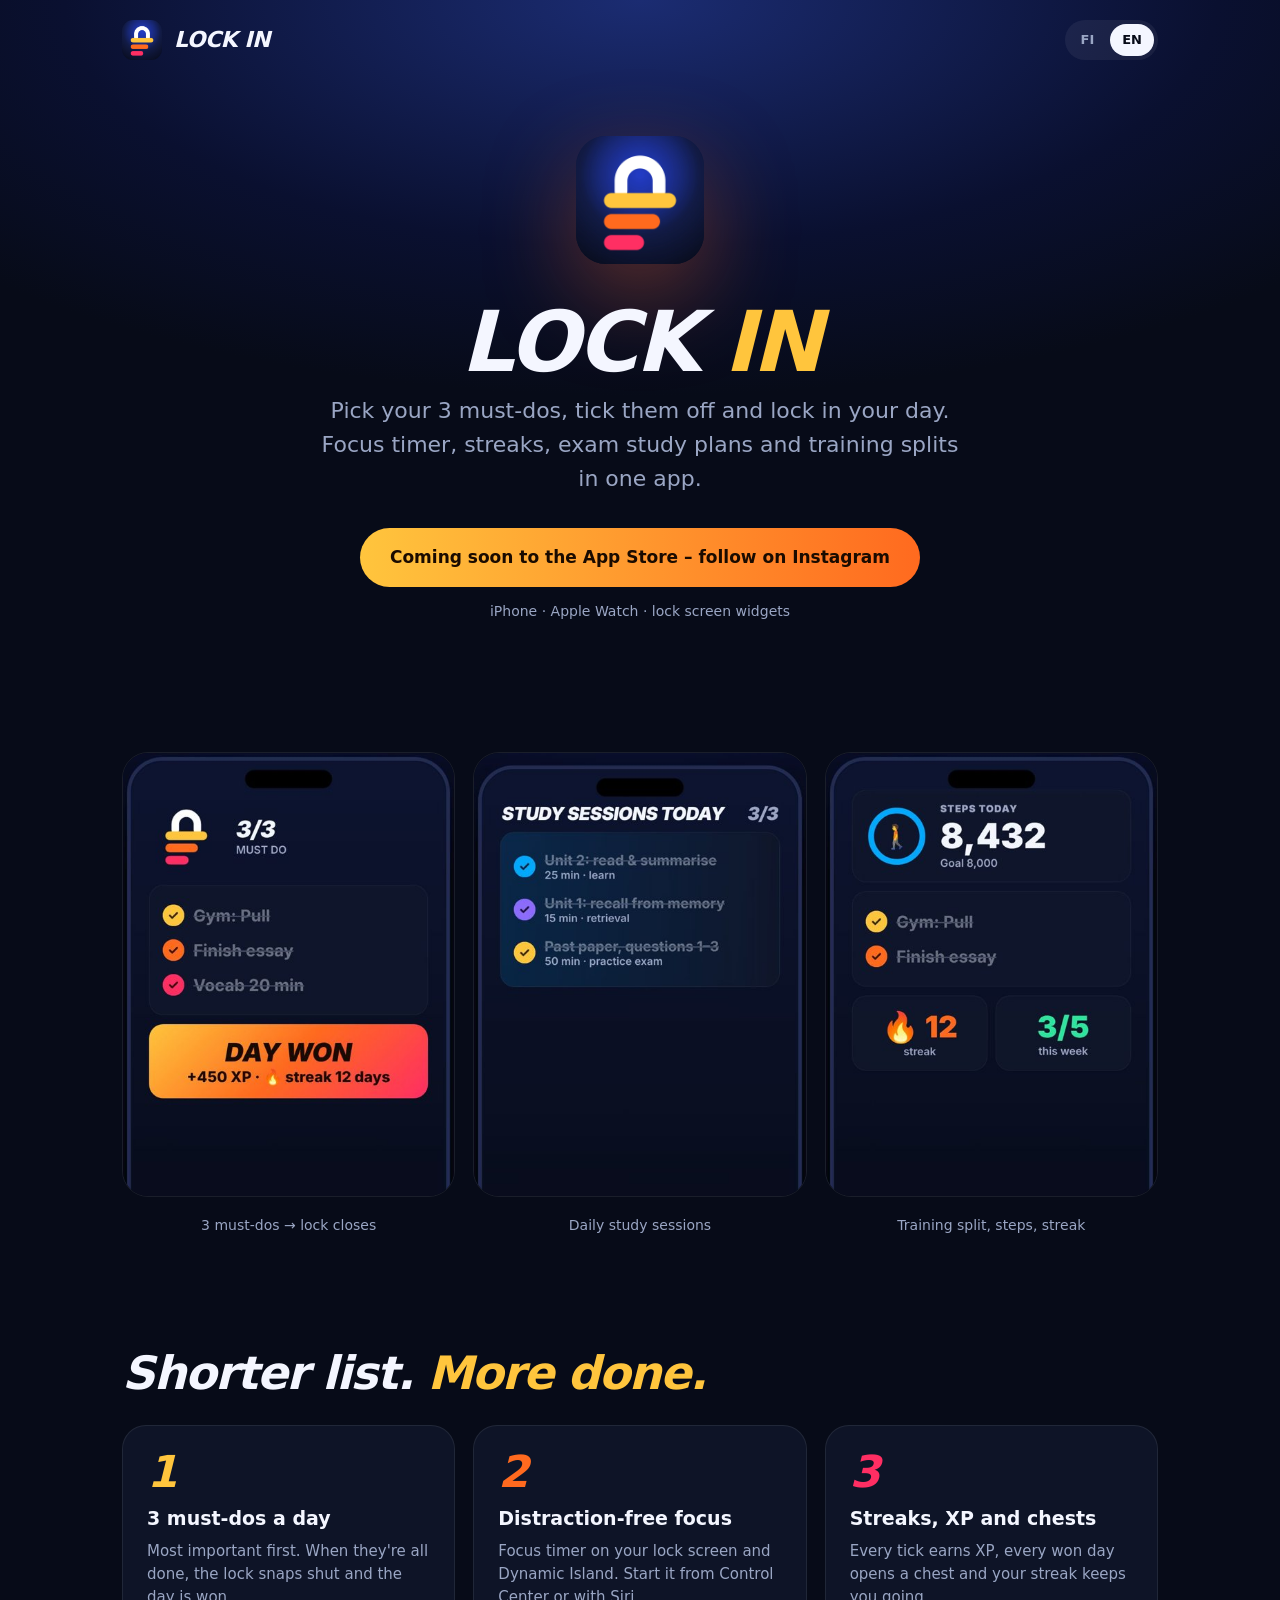
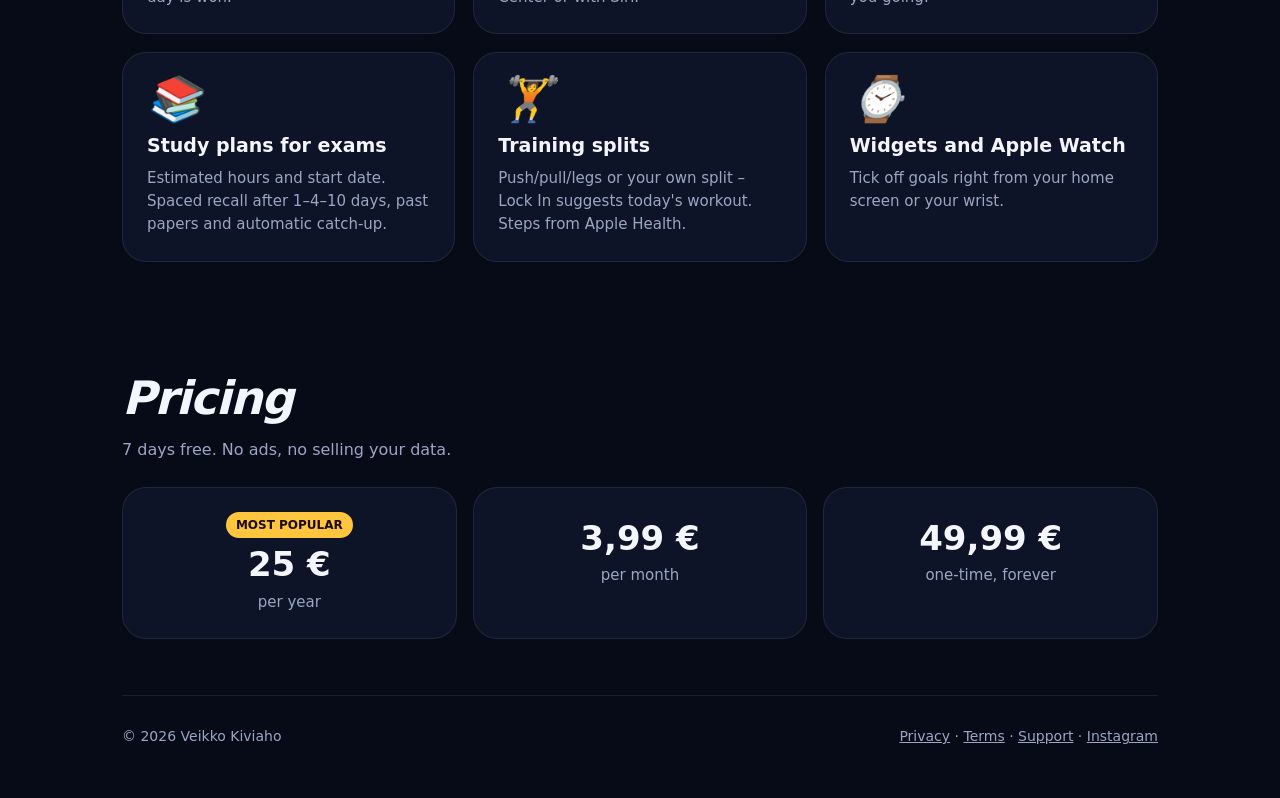
<file: index.html>
<!doctype html>
<html lang="fi">
<head>
<meta charset="utf-8">
<meta name="viewport" content="width=device-width,initial-scale=1">
<title>Lock In – Focus on what matters</title>
<meta name="description" content="Lock In: 3 must-do goals a day, focus timer, streaks, study plans for finals (YO-kokeet) and training splits. Päivän 3 pakollista, fokus, putket ja YO-lukusuunnitelmat.">
<meta property="og:title" content="Lock In – Focus on what matters">
<meta property="og:description" content="3 must-dos a day, focus timer, streaks and study plans. Coming soon to the App Store.">
<meta property="og:image" content="og.png">
<link rel="icon" href="icon.jpg">
<link rel="stylesheet" href="style.css">
<script src="lang.js"></script>
</head>
<body>
<div class="wrap">
  <nav>
    <a class="brand" href="./"><img src="icon.jpg" alt="">LOCK IN</a>
    <div class="lang"><button data-set="fi" onclick="setLang('fi')">FI</button><button data-set="en" onclick="setLang('en')">EN</button></div>
  </nav>

  <header class="hero">
    <img class="icon" src="icon.jpg" alt="Lock In">
    <h1>LOCK <span>IN</span></h1>
    <p class="tag" data-l="fi">Valitse päivän 3 pakollista, ruksaa ne ja lukitse päivä. Fokusajastin, putket, YO-lukusuunnitelmat ja treenikierrot samassa äpissä.</p>
    <p class="tag" data-l="en">Pick your 3 must-dos, tick them off and lock in your day. Focus timer, streaks, exam study plans and training splits in one app.</p>
    <a class="cta" href="https://www.instagram.com/lockin.focusapp/" data-l="fi">Tulossa App Storeen – seuraa Instagramissa</a>
    <a class="cta" href="https://www.instagram.com/lockin.focusapp/" data-l="en">Coming soon to the App Store – follow on Instagram</a>
    <p class="sub-cta" data-l="fi">iPhone · Apple Watch · widgetit lukitusnäytölle</p>
    <p class="sub-cta" data-l="en">iPhone · Apple Watch · lock screen widgets</p>
  </header>

  <section>
    <div class="shots">
      <figure><img data-src-fi="shot_3goals_fi.jpg" data-src-en="shot_3goals_en.jpg" src="shot_3goals_fi.jpg" alt=""><figcaption><span data-l="fi">3 pakollista → lukko kiinni</span><span data-l="en">3 must-dos → lock closes</span></figcaption></figure>
      <figure><img data-src-fi="shot_yo_fi.jpg" data-src-en="shot_yo_en.jpg" src="shot_yo_fi.jpg" alt=""><figcaption><span data-l="fi">Lukuvuorot kokeeseen</span><span data-l="en">Daily study sessions</span></figcaption></figure>
      <figure><img data-src-fi="shot_gym_fi.jpg" data-src-en="shot_gym_en.jpg" src="shot_gym_fi.jpg" alt=""><figcaption><span data-l="fi">Treenikierto, askeleet, putki</span><span data-l="en">Training split, steps, streak</span></figcaption></figure>
    </div>
  </section>

  <section>
    <h2 data-l="fi">Vähemmän listaa. <span class="hl">Enemmän tehtyä.</span></h2>
    <h2 data-l="en">Shorter list. <span class="hl">More done.</span></h2>
    <div class="grid">
      <div class="card"><div class="num" style="color:var(--gold)">1</div>
        <h3 data-l="fi">3 pakollista päivässä</h3><h3 data-l="en">3 must-dos a day</h3>
        <p data-l="fi">Tärkein ensin. Kun kaikki on tehty, lukko napsahtaa kiinni ja päivä on voitettu.</p>
        <p data-l="en">Most important first. When they're all done, the lock snaps shut and the day is won.</p></div>
      <div class="card"><div class="num" style="color:var(--orange)">2</div>
        <h3 data-l="fi">Fokus ilman häiriöitä</h3><h3 data-l="en">Distraction-free focus</h3>
        <p data-l="fi">Fokusajastin lukitusnäytöllä ja Dynamic Islandissa. Ohjauskeskuksesta ja Sirillä yhdellä napilla.</p>
        <p data-l="en">Focus timer on your lock screen and Dynamic Island. Start it from Control Center or with Siri.</p></div>
      <div class="card"><div class="num" style="color:var(--pink)">3</div>
        <h3 data-l="fi">Putket, XP ja arkut</h3><h3 data-l="en">Streaks, XP and chests</h3>
        <p data-l="fi">Jokainen ruksi antaa XP:tä, voitettu päivä avaa arkun ja putki pitää liikkeessä.</p>
        <p data-l="en">Every tick earns XP, every won day opens a chest and your streak keeps you going.</p></div>
      <div class="card"><div class="num" style="color:var(--sky)">📚</div>
        <h3 data-l="fi">Lukusuunnitelma YO-kokeisiin</h3><h3 data-l="en">Study plans for exams</h3>
        <p data-l="fi">Arvio lukutunneista ja aloituspäivästä. Muistista palautus 1–4–10 päivän välein, vanhat YO-kokeet ja rästien siirto.</p>
        <p data-l="en">Estimated hours and start date. Spaced recall after 1–4–10 days, past papers and automatic catch-up.</p></div>
      <div class="card"><div class="num" style="color:var(--sky)">🏋️</div>
        <h3 data-l="fi">Treenikierrot</h3><h3 data-l="en">Training splits</h3>
        <p data-l="fi">Push/pull/legs tai oma kierto – Lock In ehdottaa päivän treenin. Askeleet Terveys-äpistä.</p>
        <p data-l="en">Push/pull/legs or your own split – Lock In suggests today's workout. Steps from Apple Health.</p></div>
      <div class="card"><div class="num" style="color:var(--sky)">⌚</div>
        <h3 data-l="fi">Widgetit ja Apple Watch</h3><h3 data-l="en">Widgets and Apple Watch</h3>
        <p data-l="fi">Ruksaa tavoitteet suoraan kotinäytöltä tai ranteesta.</p>
        <p data-l="en">Tick off goals right from your home screen or your wrist.</p></div>
    </div>
  </section>

  <section>
    <h2 data-l="fi">Hinta</h2><h2 data-l="en">Pricing</h2>
    <p data-l="fi" style="color:var(--muted)">7 päivää ilmaiseksi. Ei mainoksia, ei tietojen myyntiä.</p>
    <p data-l="en" style="color:var(--muted)">7 days free. No ads, no selling your data.</p>
    <div class="price">
      <div class="card"><span class="badge" data-l="fi">SUOSITUIN</span><span class="badge" data-l="en">MOST POPULAR</span>
        <div class="big">25 €</div><p data-l="fi">vuodessa</p><p data-l="en">per year</p></div>
      <div class="card"><div class="big">3,99 €</div><p data-l="fi">kuukaudessa</p><p data-l="en">per month</p></div>
      <div class="card"><div class="big">49,99 €</div><p data-l="fi">kertaosto, ikuisesti</p><p data-l="en">one-time, forever</p></div>
    </div>
  </section>

  <footer>
    <span>© 2026 Veikko Kiviaho</span>
    <span><a href="privacy.html" data-l="fi">Tietosuoja</a><a href="privacy.html" data-l="en">Privacy</a> · <a href="terms.html" data-l="fi">Käyttöehdot</a><a href="terms.html" data-l="en">Terms</a> · <a href="support.html" data-l="fi">Tuki</a><a href="support.html" data-l="en">Support</a> · <a href="https://www.instagram.com/lockin.focusapp/">Instagram</a></span>
  </footer>
</div>
</body>
</html>
</file>
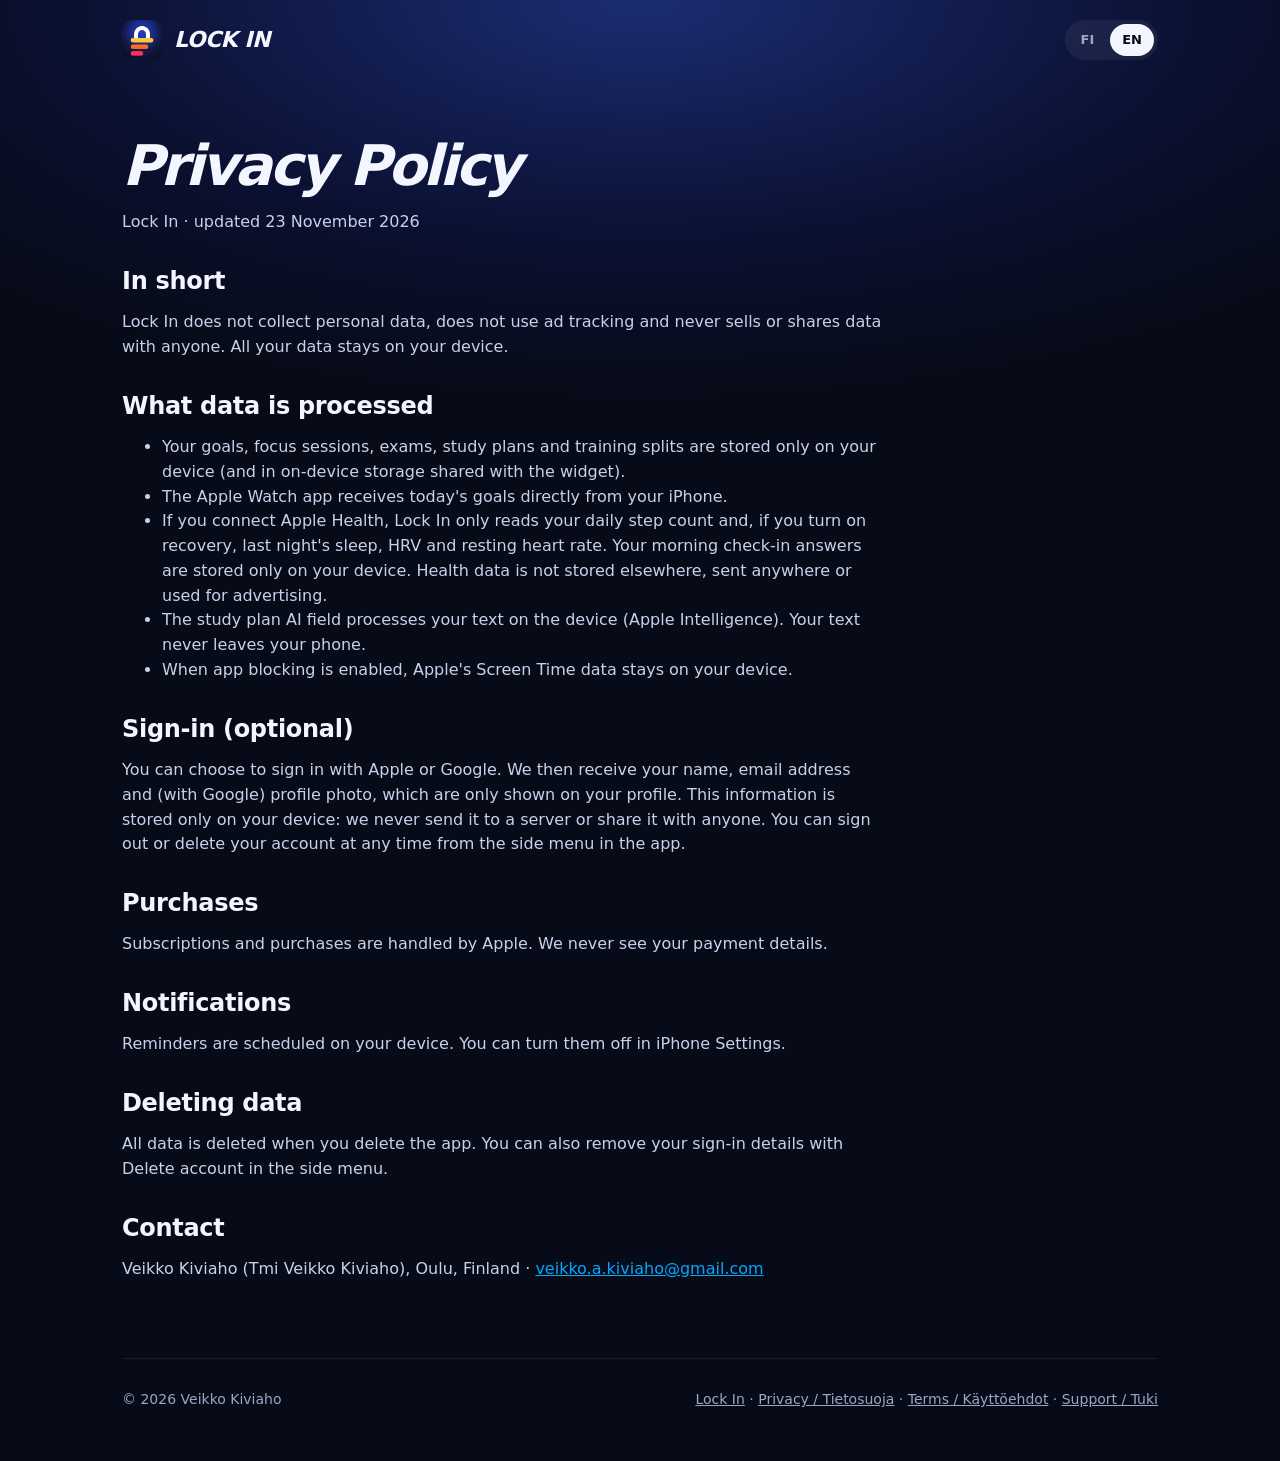
<file: privacy.html>
<!doctype html>
<html lang="fi"><head><meta charset="utf-8"><meta name="viewport" content="width=device-width,initial-scale=1">
<title>Lock In – Privacy / Tietosuoja</title><link rel="icon" href="icon.jpg"><link rel="stylesheet" href="style.css"><script src="lang.js"></script></head>
<body><div class="wrap">
<nav><a class="brand" href="./"><img src="icon.jpg" alt="">LOCK IN</a>
<div class="lang"><button data-set="fi" onclick="setLang('fi')">FI</button><button data-set="en" onclick="setLang('en')">EN</button></div></nav>
<main class="doc">
<div data-l="fi">
<h1>Tietosuojaseloste</h1><p>Lock In · päivitetty 23.11.2026</p>
<h2>Lyhyesti</h2><p>Lock In ei kerää henkilötietoja, ei käytä mainosseurantaa eikä myy tai luovuta tietoja kenellekään. Kaikki tietosi pysyvät laitteellasi.</p>
<h2>Mitä tietoja käsitellään</h2><ul>
<li>Tavoitteesi, fokussessiosi, kokeesi, lukusuunnitelmasi ja treenikiertosi tallentuvat vain laitteellesi (ja widgetin kanssa jaettuun laitteen sisäiseen tallennustilaan).</li>
<li>Apple Watch -äppi saa päivän tavoitteet suoraan iPhonestasi.</li>
<li>Jos yhdistät Terveys-äpin, Lock In lukee vain päivän askelmäärän ja, jos sallit palautumisen, viime yön unen, HRV:n ja leposykkeen. Aamun palautumiskyselyn vastaukset tallennetaan vain laitteellesi. Terveystietoja ei tallenneta muualle, ei lähetetä minnekään eikä käytetä mainontaan.</li>
<li>Lukusuunnitelman tekoälykenttä käsittelee kirjoittamasi tekstin laitteella (Apple Intelligence). Teksti ei lähde puhelimesta.</li>
<li>Kun sovellusesto on käytössä, Applen Screen Time -tiedot pysyvät laitteellasi.</li></ul>
<h2>Kirjautuminen (valinnainen)</h2><p>Voit halutessasi kirjautua Applella tai Googlella. Saamme tällöin nimesi, sähköpostiosoitteesi ja (Googlella) profiilikuvasi, ja ne näytetään vain profiilissasi. Tiedot tallentuvat vain laitteellesi: emme lähetä niitä palvelimelle emmekä luovuta niitä eteenpäin. Voit kirjautua ulos tai poistaa tilin milloin tahansa sovelluksen sivupalkista.</p>
<h2>Ostot</h2><p>Tilaukset ja ostot käsittelee Apple. Emme näe maksutietojasi.</p>
<h2>Ilmoitukset</h2><p>Muistutukset ajastetaan laitteellasi. Voit poistaa ne käytöstä iPhonen asetuksista.</p>
<h2>Tietojen poistaminen</h2><p>Kaikki tiedot poistuvat, kun poistat sovelluksen. Kirjautumistiedot voit poistaa myös sivupalkin kohdasta Poista tili.</p>
<h2>Yhteystiedot</h2><p>Veikko Kiviaho (Tmi Veikko Kiviaho), Oulu · <a href="mailto:veikko.a.kiviaho@gmail.com">veikko.a.kiviaho@gmail.com</a></p>
</div>
<div data-l="en">
<h1>Privacy Policy</h1><p>Lock In · updated 23 November 2026</p>
<h2>In short</h2><p>Lock In does not collect personal data, does not use ad tracking and never sells or shares data with anyone. All your data stays on your device.</p>
<h2>What data is processed</h2><ul>
<li>Your goals, focus sessions, exams, study plans and training splits are stored only on your device (and in on-device storage shared with the widget).</li>
<li>The Apple Watch app receives today's goals directly from your iPhone.</li>
<li>If you connect Apple Health, Lock In only reads your daily step count and, if you turn on recovery, last night's sleep, HRV and resting heart rate. Your morning check-in answers are stored only on your device. Health data is not stored elsewhere, sent anywhere or used for advertising.</li>
<li>The study plan AI field processes your text on the device (Apple Intelligence). Your text never leaves your phone.</li>
<li>When app blocking is enabled, Apple's Screen Time data stays on your device.</li></ul>
<h2>Sign-in (optional)</h2><p>You can choose to sign in with Apple or Google. We then receive your name, email address and (with Google) profile photo, which are only shown on your profile. This information is stored only on your device: we never send it to a server or share it with anyone. You can sign out or delete your account at any time from the side menu in the app.</p>
<h2>Purchases</h2><p>Subscriptions and purchases are handled by Apple. We never see your payment details.</p>
<h2>Notifications</h2><p>Reminders are scheduled on your device. You can turn them off in iPhone Settings.</p>
<h2>Deleting data</h2><p>All data is deleted when you delete the app. You can also remove your sign-in details with Delete account in the side menu.</p>
<h2>Contact</h2><p>Veikko Kiviaho (Tmi Veikko Kiviaho), Oulu, Finland · <a href="mailto:veikko.a.kiviaho@gmail.com">veikko.a.kiviaho@gmail.com</a></p>
</div></main>
<footer><span>© 2026 Veikko Kiviaho</span><span><a href="./">Lock In</a> · <a href="privacy.html">Privacy / Tietosuoja</a> · <a href="terms.html">Terms / Käyttöehdot</a> · <a href="support.html">Support / Tuki</a></span></footer>
</div></body></html>
</file>
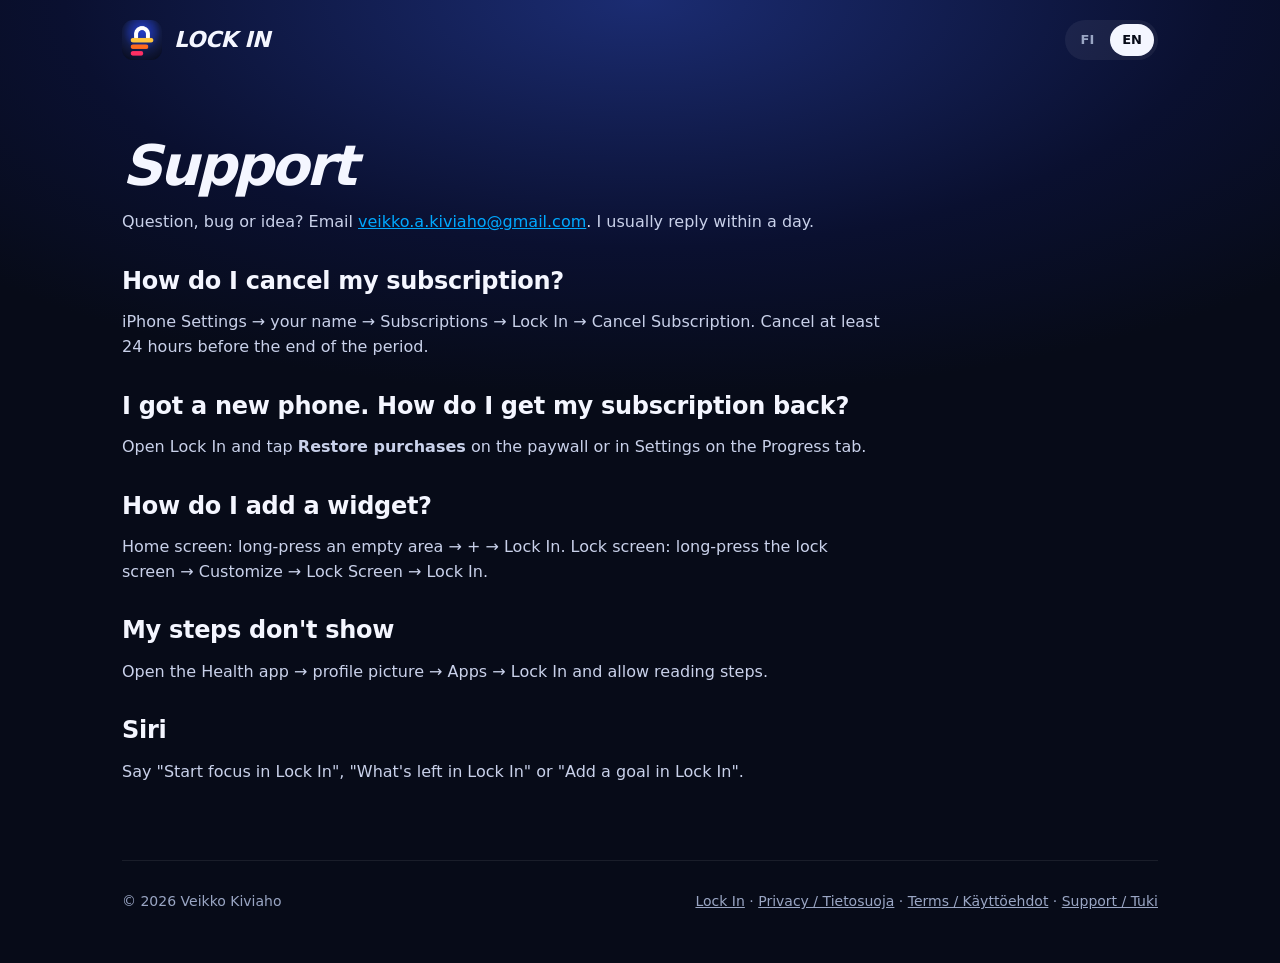
<file: support.html>
<!doctype html>
<html lang="fi"><head><meta charset="utf-8"><meta name="viewport" content="width=device-width,initial-scale=1">
<title>Lock In – Support / Tuki</title><link rel="icon" href="icon.jpg"><link rel="stylesheet" href="style.css"><script src="lang.js"></script></head>
<body><div class="wrap">
<nav><a class="brand" href="./"><img src="icon.jpg" alt="">LOCK IN</a>
<div class="lang"><button data-set="fi" onclick="setLang('fi')">FI</button><button data-set="en" onclick="setLang('en')">EN</button></div></nav>
<main class="doc">
<div data-l="fi">
<h1>Tuki</h1><p>Kysyttävää, bugi tai idea? Lähetä sähköpostia: <a href="mailto:veikko.a.kiviaho@gmail.com?subject=Lock%20In">veikko.a.kiviaho@gmail.com</a>. Vastaan yleensä vuorokauden sisällä.</p>
<h2>Miten peruutan tilauksen?</h2><p>iPhonen Asetukset → oma nimesi → Tilaukset → Lock In → Peru tilaus. Peru vähintään 24 tuntia ennen jakson loppua.</p>
<h2>Vaihdoin puhelinta. Miten saan tilauksen takaisin?</h2><p>Avaa Lock In ja paina maksumuurissa tai Edistys-välilehden asetuksissa <b>Palauta ostot</b>.</p>
<h2>Miten lisään widgetin?</h2><p>Kotinäyttö: paina tyhjää kohtaa pitkään → + → Lock In. Lukitusnäyttö: paina lukitusnäyttöä pitkään → Muokkaa → Lukitusnäyttö → Lock In.</p>
<h2>Askeleet eivät näy</h2><p>Avaa Terveys-äppi → profiilikuva → Ohjelmat → Lock In ja salli askeleiden lukeminen.</p>
<h2>Siri-komennot</h2><p>Siri ei puhu suomea, joten käytä englantia: "Start focus in Lock In" tai "What's left in Lock In". Pikakomennot-äpissä komennot näkyvät suomeksi.</p>
</div>
<div data-l="en">
<h1>Support</h1><p>Question, bug or idea? Email <a href="mailto:veikko.a.kiviaho@gmail.com?subject=Lock%20In">veikko.a.kiviaho@gmail.com</a>. I usually reply within a day.</p>
<h2>How do I cancel my subscription?</h2><p>iPhone Settings → your name → Subscriptions → Lock In → Cancel Subscription. Cancel at least 24 hours before the end of the period.</p>
<h2>I got a new phone. How do I get my subscription back?</h2><p>Open Lock In and tap <b>Restore purchases</b> on the paywall or in Settings on the Progress tab.</p>
<h2>How do I add a widget?</h2><p>Home screen: long-press an empty area → + → Lock In. Lock screen: long-press the lock screen → Customize → Lock Screen → Lock In.</p>
<h2>My steps don't show</h2><p>Open the Health app → profile picture → Apps → Lock In and allow reading steps.</p>
<h2>Siri</h2><p>Say "Start focus in Lock In", "What's left in Lock In" or "Add a goal in Lock In".</p>
</div></main>
<footer><span>© 2026 Veikko Kiviaho</span><span><a href="./">Lock In</a> · <a href="privacy.html">Privacy / Tietosuoja</a> · <a href="terms.html">Terms / Käyttöehdot</a> · <a href="support.html">Support / Tuki</a></span></footer>
</div></body></html>
</file>
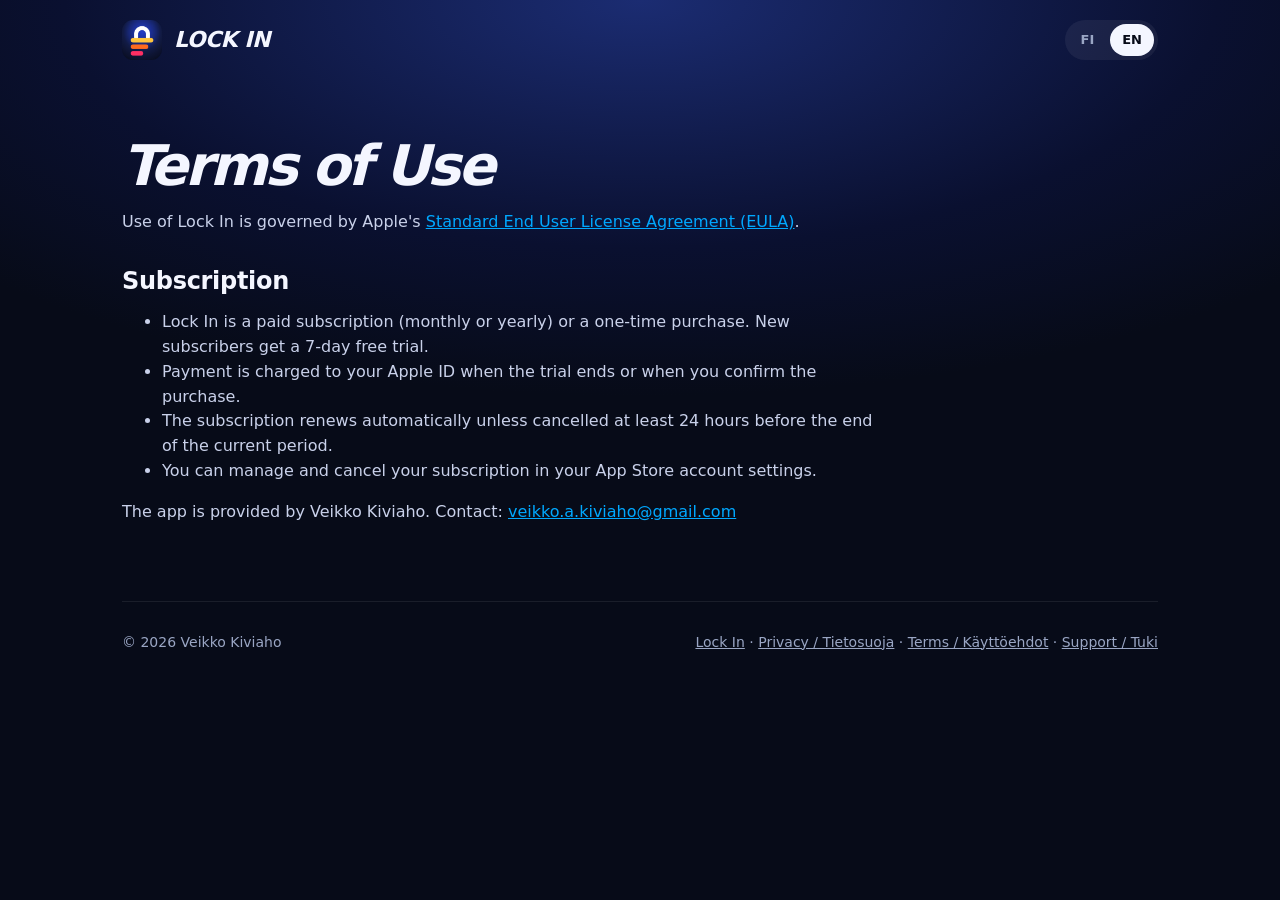
<file: terms.html>
<!doctype html>
<html lang="fi"><head><meta charset="utf-8"><meta name="viewport" content="width=device-width,initial-scale=1">
<title>Lock In – Terms / Käyttöehdot</title><link rel="icon" href="icon.jpg"><link rel="stylesheet" href="style.css"><script src="lang.js"></script></head>
<body><div class="wrap">
<nav><a class="brand" href="./"><img src="icon.jpg" alt="">LOCK IN</a>
<div class="lang"><button data-set="fi" onclick="setLang('fi')">FI</button><button data-set="en" onclick="setLang('en')">EN</button></div></nav>
<main class="doc">
<div data-l="fi">
<h1>Käyttöehdot</h1>
<p>Lock In -sovelluksen käyttöön sovelletaan Applen vakiomuotoista loppukäyttäjän lisenssisopimusta (<a href="https://www.apple.com/legal/internet-services/itunes/dev/stdeula/">Standard EULA</a>).</p>
<h2>Tilaus</h2><ul>
<li>Lock In on maksullinen tilaus (kuukausi tai vuosi) tai kertaosto. Uusilla tilaajilla on 7 päivän ilmainen kokeilu.</li>
<li>Maksu veloitetaan Apple ID -tililtäsi, kun kokeilu päättyy tai kun vahvistat ostoksen.</li>
<li>Tilaus uusiutuu automaattisesti, ellei sitä peruta vähintään 24 tuntia ennen jakson päättymistä.</li>
<li>Voit hallita ja perua tilauksen App Storen tiliasetuksista.</li></ul>
<p>Sovelluksen tarjoaa Veikko Kiviaho. Yhteydenotot: <a href="mailto:veikko.a.kiviaho@gmail.com">veikko.a.kiviaho@gmail.com</a></p>
</div>
<div data-l="en">
<h1>Terms of Use</h1>
<p>Use of Lock In is governed by Apple's <a href="https://www.apple.com/legal/internet-services/itunes/dev/stdeula/">Standard End User License Agreement (EULA)</a>.</p>
<h2>Subscription</h2><ul>
<li>Lock In is a paid subscription (monthly or yearly) or a one-time purchase. New subscribers get a 7-day free trial.</li>
<li>Payment is charged to your Apple ID when the trial ends or when you confirm the purchase.</li>
<li>The subscription renews automatically unless cancelled at least 24 hours before the end of the current period.</li>
<li>You can manage and cancel your subscription in your App Store account settings.</li></ul>
<p>The app is provided by Veikko Kiviaho. Contact: <a href="mailto:veikko.a.kiviaho@gmail.com">veikko.a.kiviaho@gmail.com</a></p>
</div></main>
<footer><span>© 2026 Veikko Kiviaho</span><span><a href="./">Lock In</a> · <a href="privacy.html">Privacy / Tietosuoja</a> · <a href="terms.html">Terms / Käyttöehdot</a> · <a href="support.html">Support / Tuki</a></span></footer>
</div></body></html>
</file>
<file: style.css>
:root{--bg:#070B18;--surface:#10172B;--ink:#F4F6FF;--muted:#9AA6C4;--gold:#FFC53D;--orange:#FF6A1F;--pink:#FF2E63;--sky:#00A8FF}
*{box-sizing:border-box}
html{scroll-behavior:smooth}
body{margin:0;background:var(--bg);color:var(--ink);font-family:Inter,ui-sans-serif,system-ui,-apple-system,"Segoe UI",Roboto,sans-serif;line-height:1.55;-webkit-font-smoothing:antialiased}
body::before{content:"";position:fixed;inset:0;z-index:-1;background:radial-gradient(ellipse 90% 55% at 50% 0%,#1B2C72 0%,#0A1030 50%,var(--bg) 80%)}
a{color:var(--sky)}
.wrap{max-width:1080px;margin:0 auto;padding:0 22px}
nav{display:flex;align-items:center;justify-content:space-between;padding:20px 0}
.brand{display:flex;align-items:center;gap:12px;font-weight:900;font-style:italic;font-size:22px;letter-spacing:-.5px;color:var(--ink);text-decoration:none}
.brand img{width:40px;height:40px;border-radius:11px}
.lang{display:flex;gap:4px;background:rgba(255,255,255,.06);border-radius:999px;padding:4px}
.lang button{border:0;background:none;color:var(--muted);font:inherit;font-weight:800;font-size:13px;padding:6px 12px;border-radius:999px;cursor:pointer}
.lang button.on{background:var(--ink);color:var(--bg)}
.hero{text-align:center;padding:56px 0 30px}
.hero img.icon{width:128px;height:128px;border-radius:30px;box-shadow:0 30px 90px rgba(255,106,31,.35)}
h1{font-weight:900;font-style:italic;font-size:clamp(44px,8vw,84px);line-height:1;letter-spacing:-3px;margin:28px 0 10px}
h1 span,.hl{color:var(--gold)}
.tag{font-size:clamp(18px,2.4vw,22px);color:var(--muted);max-width:640px;margin:0 auto}
.cta{display:inline-block;margin-top:32px;padding:16px 30px;border-radius:999px;background:linear-gradient(90deg,var(--gold),var(--orange));color:#1A0B00;font-weight:900;text-decoration:none;font-size:17px}
.sub-cta{margin-top:14px;color:var(--muted);font-size:14px}
section{padding:56px 0}
h2{font-weight:900;font-style:italic;font-size:clamp(30px,4.5vw,46px);letter-spacing:-1.5px;line-height:1.05;margin:0 0 14px}
.grid{display:grid;grid-template-columns:repeat(auto-fit,minmax(280px,1fr));gap:18px;margin-top:28px}
.card{background:rgba(16,23,43,.85);border:1px solid rgba(255,255,255,.08);border-radius:24px;padding:24px}
.card h3{margin:10px 0 6px;font-size:19px}
.card p{margin:0;color:var(--muted);font-size:15px}
.num{font-weight:900;font-style:italic;font-size:44px;line-height:1}
.shots{display:grid;grid-template-columns:repeat(3,1fr);gap:18px;margin-top:30px}
.shots figure{margin:0}
.shots img{width:100%;border-radius:26px;border:1px solid rgba(255,255,255,.08)}
.shots figcaption{text-align:center;color:var(--muted);font-size:14px;margin-top:10px}
@media(max-width:720px){.shots{grid-template-columns:1fr;max-width:360px;margin-left:auto;margin-right:auto}}
.price{display:flex;gap:16px;flex-wrap:wrap;margin-top:24px}
.price .card{flex:1;min-width:200px;text-align:center}
.price .big{font-size:34px;font-weight:900}
.badge{display:inline-block;background:var(--gold);color:#1A0B00;font-weight:900;font-size:12px;padding:4px 10px;border-radius:999px}
footer{border-top:1px solid rgba(255,255,255,.08);padding:30px 0 50px;color:var(--muted);font-size:14px;display:flex;flex-wrap:wrap;gap:18px;justify-content:space-between}
footer a{color:var(--muted)}
.doc{max-width:760px;padding:30px 0 60px}
.doc h1{font-size:clamp(36px,6vw,56px);text-align:left}
.doc h2{font-size:24px;margin-top:34px;font-style:normal;letter-spacing:-.3px}
.doc p,.doc li{color:#C9D1EA}
html[lang=fi] [data-l=en],html[lang=en] [data-l=fi]{display:none!important}
</file>
